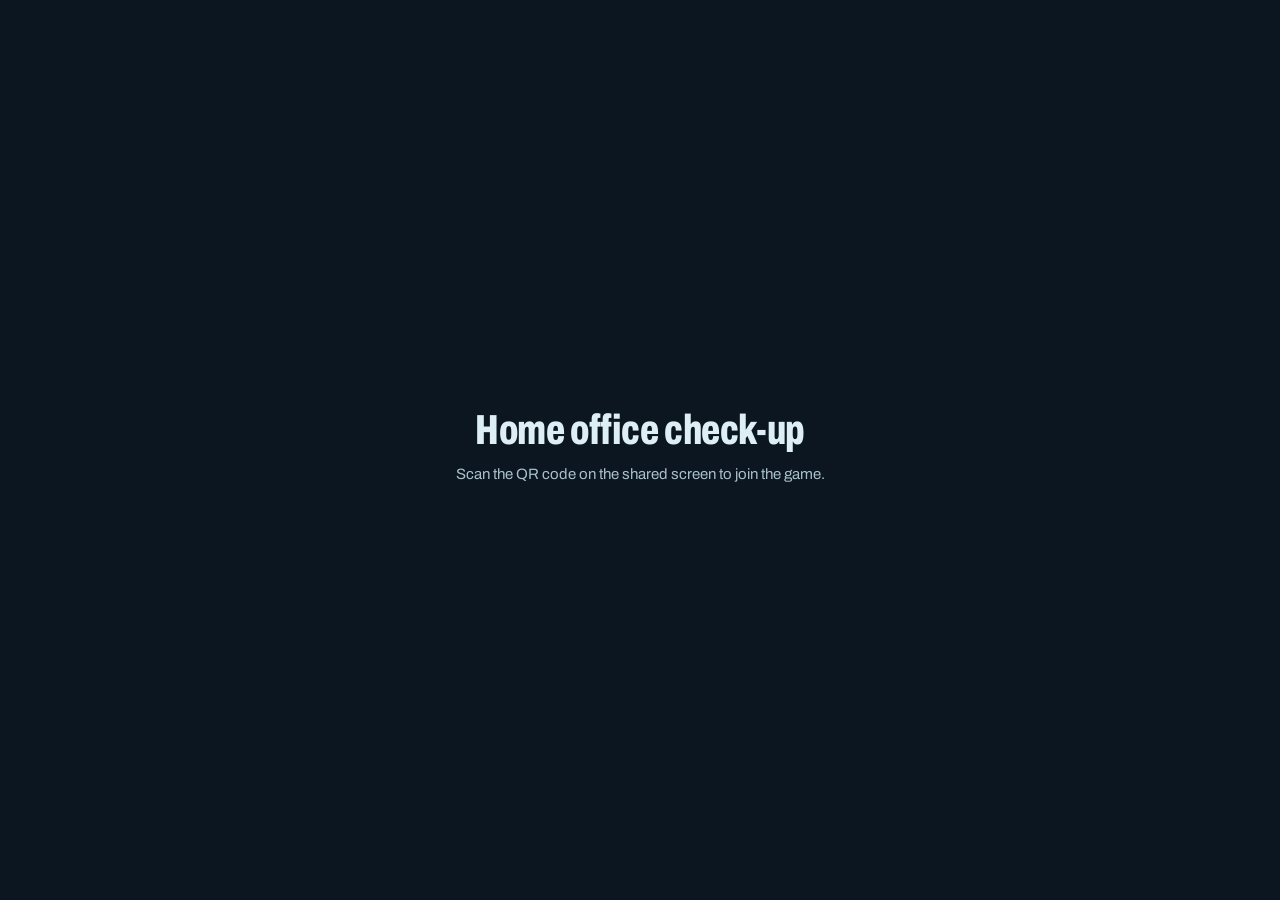
<file: index.html>
<!doctype html>
<html lang="en">
<head>
<meta charset="utf-8">
<meta name="viewport" content="width=device-width, initial-scale=1, viewport-fit=cover">
<meta name="theme-color" content="#0B1620">
<meta name="robots" content="noindex">
<title>Home Office Check-up</title>
<link rel="stylesheet" href="css/fonts.css">
<link rel="stylesheet" href="css/cards.css">
<link rel="stylesheet" href="css/phone.css">
</head>
<body>
<main id="app" class="app" aria-live="polite"></main>
<div id="sheet" class="sheet" hidden></div>
<noscript>This game needs JavaScript.</noscript>
<script type="module" src="js/phone/app.js"></script>
</body>
</html>
</file>
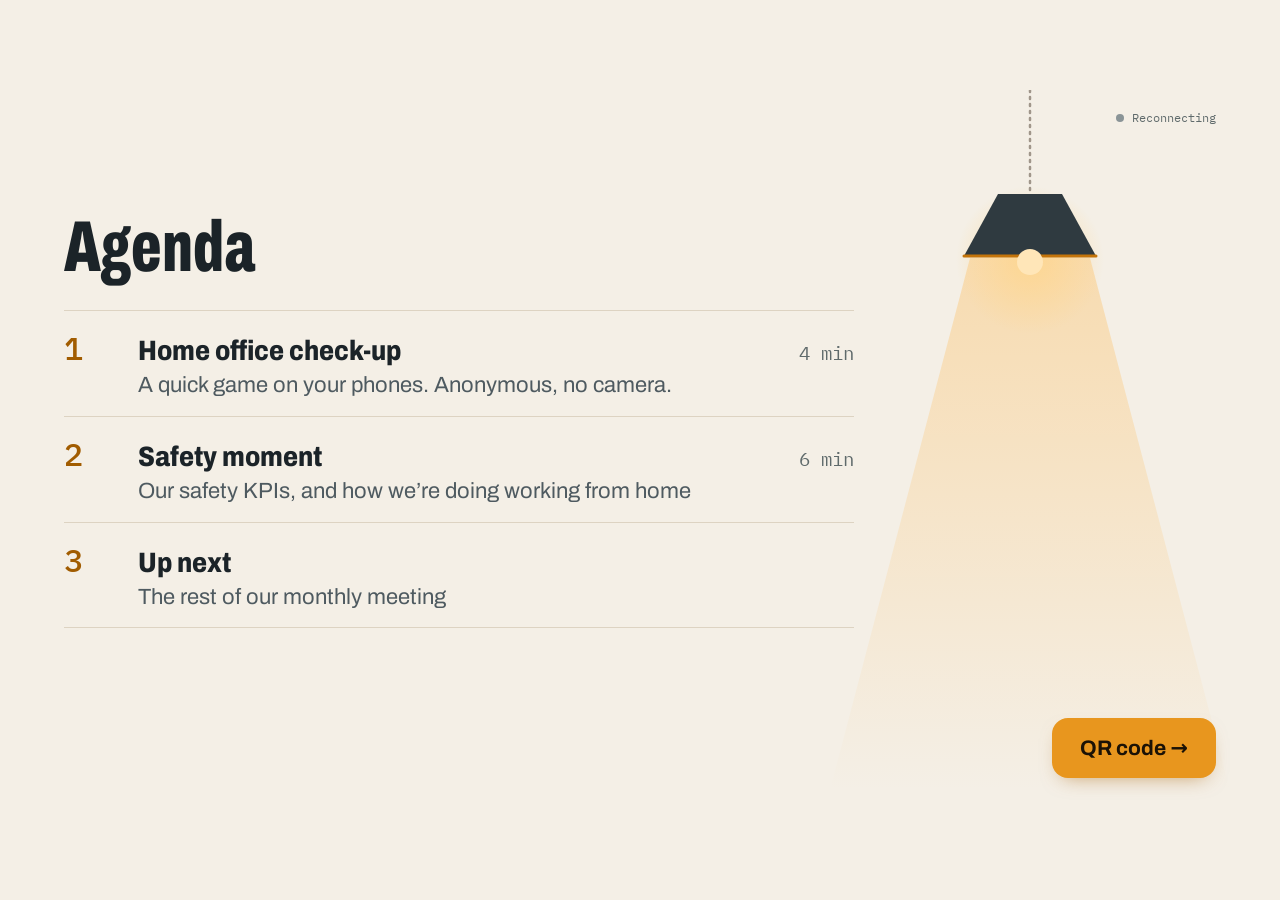
<file: host.html>
<!doctype html>
<html lang="en" class="present">
<head>
<meta charset="utf-8">
<meta name="viewport" content="width=device-width, initial-scale=1">
<meta name="robots" content="noindex">
<title>Home Office Check-up · presenter</title>
<link rel="stylesheet" href="css/fonts.css">
<link rel="stylesheet" href="css/cards.css">
<link rel="stylesheet" href="css/host.css">
</head>
<body>
<div id="viewport"><div id="stage" aria-live="polite"></div></div>
<aside id="tools" hidden aria-label="Presenter tools"></aside>
<div id="hint" role="status">Use the buttons on screen, or → next · ← back · I introduction · F full screen · N speaker notes · P presenter tools</div>
<noscript>The presenter view needs JavaScript.</noscript>
<script src="js/vendor/qrcode.js"></script>
<script type="module" src="js/host/app.js"></script>
</body>
</html>
</file>
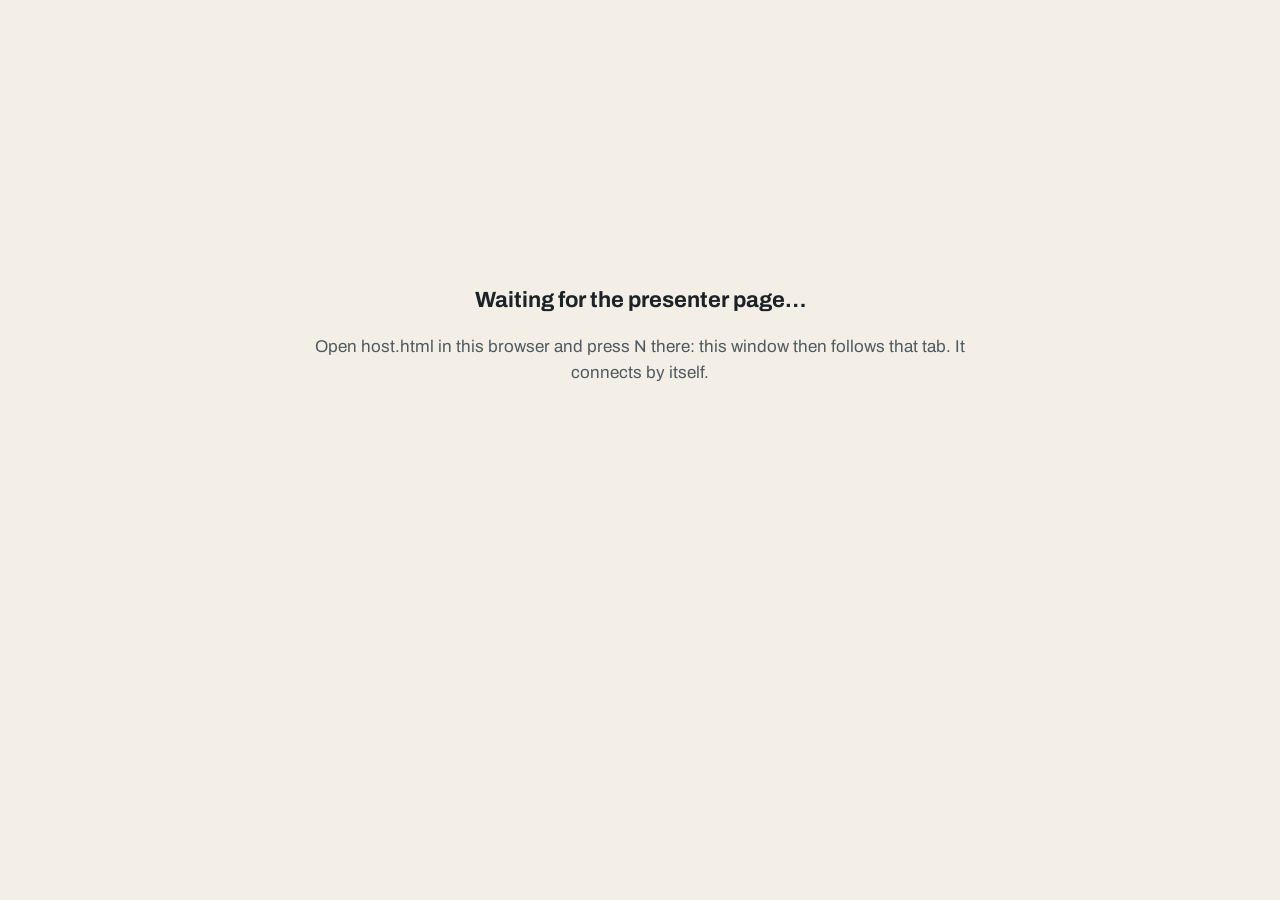
<file: notes.html>
<!doctype html>
<html lang="en">
<head>
<meta charset="utf-8">
<meta name="viewport" content="width=device-width, initial-scale=1">
<meta name="robots" content="noindex">
<title>Speaker notes · Home Office Check-up</title>
<link rel="stylesheet" href="css/fonts.css">
<link rel="stylesheet" href="css/notes.css">
</head>
<body>
<main id="notes" class="notes" aria-live="polite"></main>
<noscript>The speaker notes need JavaScript.</noscript>
<script type="module" src="js/notes/app.js"></script>
</body>
</html>
</file>
<file: css/fonts.css>
/* Self-hosted fonts (SIL Open Font License, see fonts/LICENSE-*.txt). No third-party font requests. */
@font-face {
  font-family: "Archivo";
  font-style: normal;
  font-display: swap;
  font-weight: 100 900;
  font-stretch: 62% 125%;
  src: url("../fonts/archivo-latin-wdth.woff2") format("woff2-variations"), url("../fonts/archivo-latin-wdth.woff2") format("woff2");
}
@font-face {
  font-family: "IBM Plex Mono";
  font-style: normal;
  font-display: swap;
  font-weight: 400;
  src: url("../fonts/ibm-plex-mono-latin-400-normal.woff2") format("woff2");
}
@font-face {
  font-family: "IBM Plex Mono";
  font-style: normal;
  font-display: swap;
  font-weight: 500;
  src: url("../fonts/ibm-plex-mono-latin-500-normal.woff2") format("woff2");
}
</file>
<file: css/cards.css>
/* Card bodies (js/phone/cards.js), shared by the phones and the presenter screen. Colours come from
   the CSS variables: theme.js sets them on phones; .mirror sets the daylight ones on the presenter. */
/* ---------- Option cards ---------- */
.grid2 { display: grid; grid-template-columns: repeat(2, minmax(0, 1fr)); gap: 10px; }
.tile, .pick, .route { border: 1.5px solid var(--line); background: var(--panel); border-radius: 16px; transition: border-color 0.15s, background-color 0.15s, box-shadow 0.15s; }
.tile[aria-pressed="true"], .pick[aria-pressed="true"], .route[aria-pressed="true"] { border-color: var(--accent); background: var(--panelOn); box-shadow: 0 0 0 3px var(--ring); }
.tile { display: flex; flex-direction: column; align-items: center; gap: 6px; min-width: 0; padding: 6px 6px 12px; text-align: center; }
.tile .pic { display: grid; place-items: center; align-self: stretch; height: 128px; border-radius: 11px; background: var(--panel2); }
.tile .pic svg { max-width: 100%; height: auto; }
.pick { display: flex; flex-direction: column; align-items: flex-start; justify-content: center; gap: 4px; min-height: 76px; padding: 10px 12px; text-align: left; }
.pick.short { min-height: 66px; padding: 8px 12px; }
.pick .t { font-size: 16px; line-height: 1.15; font-stretch: 82%; }
.routes { display: flex; flex-direction: column; gap: 10px; }
.route { display: flex; justify-content: space-between; align-items: center; gap: 10px; min-height: 72px; padding: 10px 14px; text-align: left; }
.route .txt { display: flex; flex-direction: column; gap: 3px; min-width: 0; }
.route .t { font-size: 18px; }
.route .icons { display: flex; align-items: center; gap: 4px; flex: none; }
.route .chev { color: var(--done); font-size: 12px; }

/* Stand-up ring */
.stand-top { display: flex; flex-direction: column; align-items: center; gap: 8px; padding-top: 2px; }
.stand-ring svg { display: block; }
.ring-fill { transition: stroke-dashoffset 0.45s ease; }
.elapsed { font-family: var(--mono); font-size: 13px; letter-spacing: 0.08em; color: var(--accentText); }

/* News phone */
.news-wrap { align-self: center; }
.news-phone { position: relative; width: 196px; height: 228px; border: 2.4px solid currentColor; border-radius: 28px; background: var(--panel); overflow: hidden; }
.news-phone .notch { position: absolute; top: 8px; left: 50%; width: 52px; height: 6px; margin-left: -26px; border-radius: 3px; background: var(--line); }
.news-phone .feed { position: absolute; top: 24px; left: 10px; right: 10px; display: flex; flex-direction: column; gap: 6px; }
.news-phone .alert { display: grid; grid-template-columns: 18px minmax(0, 1fr) auto; gap: 8px; align-items: center; padding: 7px 8px; border-radius: 10px; background: var(--panel2); animation: drop 0.3s ease-out both; }
.news-phone .alert:nth-child(2) { animation-delay: 0.06s; } .news-phone .alert:nth-child(3) { animation-delay: 0.12s; }
.news-phone .alert:nth-child(4) { animation-delay: 0.18s; } .news-phone .alert:nth-child(5) { animation-delay: 0.24s; }
.news-phone .alert > i { width: 18px; height: 18px; border-radius: 5px; background: var(--line); }
.news-phone .alert > span { display: flex; flex-direction: column; gap: 4px; }
.news-phone .alert b { display: block; height: 5px; border-radius: 3px; background: var(--muted); }
.news-phone .alert b + b { background: var(--line); }
.news-phone .alert small { font-family: var(--mono); font-size: 9px; color: var(--muted); }
.news-phone .quiet { display: flex; flex-direction: column; align-items: center; gap: 8px; padding-top: 44px; color: var(--muted); font-family: var(--mono); font-size: 11px; letter-spacing: 0.08em; }
.spin-wrap { display: flex; justify-content: center; padding: 2px 0; }
.spin { animation: spin 0.9s linear infinite; }
@keyframes spin { to { transform: rotate(360deg); } }
@keyframes drop { from { transform: translateY(-8px); opacity: 0; } to { transform: none; opacity: 1; } }

/* ---------- Posture dial ---------- */
.dial { position: relative; width: min(330px, 100%, 44dvh); aspect-ratio: 1; align-self: center; touch-action: none; cursor: grab; }
.dial .ring { position: absolute; inset: 0; width: 100%; height: 100%; }
.dial .fig { position: absolute; left: 22.1%; top: 15.2%; width: 55.8%; height: 69.7%; color: var(--ink); filter: drop-shadow(0 0 5px var(--glow)); pointer-events: none; }
.dial .fig svg { display: block; }
.pose-row { display: flex; justify-content: space-between; align-items: baseline; }
.pose-name { font-size: 30px; line-height: 1; font-weight: 800; font-stretch: 72%; }
.chips4 { display: grid; grid-template-columns: repeat(4, minmax(0, 1fr)); gap: 6px; }
.chips4 button { min-height: 44px; padding: 0 4px; border-radius: 10px; border: 1.5px solid var(--line); background: var(--panel); font-size: 13px; font-weight: 600; font-stretch: 85%; }
.chips4 button[aria-pressed="true"] { border-color: var(--accent); background: var(--tint); color: var(--tintInk); }

/* ---------- Daily steps: two rings (office outside, home inside) and two sliders ---------- */
.steps-card { display: flex; flex-direction: column; align-items: stretch; gap: 14px; }
.steps-rings { position: relative; display: grid; place-items: center; align-self: center; }
.steps-rings svg circle { transition: stroke-dashoffset 0.25s ease-out; }
.steps-mid { position: absolute; inset: 0; display: flex; flex-direction: column; align-items: center; justify-content: center; text-align: center; pointer-events: none; }
.steps-mid b { font-size: 24px; font-weight: 800; font-stretch: 85%; line-height: 1; }
.steps-mid small { margin-top: 3px; font-family: var(--mono); font-size: 11px; color: var(--muted); }
.steps-sliders { display: flex; flex-direction: column; gap: 10px; }
.steps-row { display: flex; flex-direction: column; gap: 2px; padding: 10px 14px 6px; border-radius: 16px; border: 1.5px solid var(--line); background: var(--panel); }
.steps-head { display: flex; justify-content: space-between; align-items: baseline; gap: 10px; }
.steps-lbl { display: inline-flex; align-items: center; gap: 8px; font-size: 16px; font-weight: 700; font-stretch: 85%; }
.steps-lbl i { width: 12px; height: 12px; border-radius: 50%; background: var(--c); }
.steps-val { display: inline; white-space: nowrap; font-family: var(--mono); color: var(--sub); }
.steps-val b { font-size: 20px; color: var(--ink); }
.steps-val small { font-size: 11px; }
.steps-row.office { --c: var(--done); }
.steps-row.home { --c: var(--accent); }
.steps-slider { -webkit-appearance: none; appearance: none; width: 100%; height: 40px; margin: 0; background: transparent; cursor: pointer; touch-action: pan-y; }
.steps-slider::-webkit-slider-runnable-track { height: 10px; border-radius: 99px; background: linear-gradient(to right, var(--c) var(--fill, 0%), var(--line) var(--fill, 0%)); }
.steps-slider::-moz-range-track { height: 10px; border-radius: 99px; background: linear-gradient(to right, var(--c) var(--fill, 0%), var(--line) var(--fill, 0%)); }
.steps-slider::-webkit-slider-thumb { -webkit-appearance: none; width: 30px; height: 30px; margin-top: -10px; border-radius: 50%; background: var(--c); border: 3px solid var(--panel); box-shadow: 0 1px 5px rgba(0, 0, 0, 0.3); }
.steps-slider::-moz-range-thumb { width: 26px; height: 26px; border-radius: 50%; background: var(--c); border: 3px solid var(--panel); box-shadow: 0 1px 5px rgba(0, 0, 0, 0.3); }
.steps-slider:focus-visible { outline: 3px solid var(--ring); outline-offset: 2px; border-radius: 99px; }

/* ---------- Coffee vs. water ---------- */
.fuel-col { display: flex; flex-direction: column; gap: 12px; min-width: 0; padding: 8px 8px 14px; border-radius: 16px; border: 1.5px solid var(--line); background: var(--panel); }
.fuel-col .t { font-size: 16px; text-align: center; }
.fuel-scene { position: relative; height: 210px; border-radius: 11px; overflow: hidden; }
.fuel-scene.coffee { background: radial-gradient(80% 60% at 50% 55%, var(--tint), var(--film2)); }
.fuel-scene.water { display: grid; place-items: center; background: radial-gradient(80% 60% at 50% 55%, var(--film1), var(--film2)); }
.cup { position: absolute; left: 50%; width: 64px; height: 34px; margin-left: -32px; filter: drop-shadow(0 0 4px rgba(255, 181, 71, 0.25)); }
.cup.new { animation: drop 0.25s ease-out both; }
.over { position: absolute; top: 10px; right: 10px; padding: 2px 8px; border-radius: 999px; background: var(--accent); color: var(--accentInk); font-family: var(--mono); font-size: 12px; font-weight: 500; }
.over.blue { background: #4FA8D6; color: #0B1620; }
.counter { display: flex; align-items: center; justify-content: space-between; gap: 6px; }
.step { width: 44px; height: 44px; border-radius: 50%; border: 1.5px solid var(--line); background: var(--panel2); font-size: 22px; line-height: 1; }
.step.up { border-color: var(--accent); background: var(--tint); color: var(--accentText); }
.step.up.blue { border-color: #4FA8D6; background: var(--panel2); color: var(--ink); }
.val { display: flex; flex-direction: column; align-items: center; line-height: 1; }
.val b { font-family: var(--mono); font-size: 32px; font-weight: 500; font-variant-numeric: tabular-nums; }
.val small { font-family: var(--mono); font-size: 10px; letter-spacing: 0.1em; text-transform: uppercase; color: var(--muted); }

/* ---------- Stop at 20 seconds (the stare) ---------- */
/* The rules: a fixed numbered list; only the marks change (colour, never weight, so no line rewraps) */
.stare-steps { list-style: none; counter-reset: step; margin: 0; padding: 0; display: flex; flex-direction: column; gap: 5px; font-size: 14px; line-height: 1.3; color: var(--muted); }
.stare-steps li { text-wrap: pretty; counter-increment: step; display: grid; grid-template-columns: 24px minmax(0, 1fr); gap: 8px; align-items: start; transition: color 0.2s; }
.stare-steps li::before { content: counter(step); display: grid; place-items: center; width: 22px; height: 22px; border-radius: 50%; border: 1.5px solid var(--line); font-family: var(--mono); font-size: 12px; transition: background 0.2s, border-color 0.2s, color 0.2s; }
.stare-steps li.now { color: var(--ink); }
.stare-steps li.now::before { border-color: var(--accent); background: var(--accent); color: var(--accentInk); }
.stare-steps li.past::before { border-color: var(--accent); color: var(--accentText); }
.target { position: relative; width: min(300px, 100%, 42dvh); aspect-ratio: 1; align-self: center; }
.target svg { position: absolute; inset: 0; width: 100%; height: 100%; }
.target .prog { transition: stroke-dashoffset 0.12s linear; }
.target .pulse.on { transform-origin: 150px 150px; animation: pulse 1.6s ease-out infinite; }
@keyframes pulse { from { transform: scale(1); opacity: 0.8; } to { transform: scale(3.4); opacity: 0; } }
.readout { position: absolute; left: 0; right: 0; bottom: 15%; display: flex; flex-direction: column; align-items: center; gap: 2px; pointer-events: none; }
.readout .big { font-family: var(--mono); font-size: 30px; font-weight: 500; font-variant-numeric: tabular-nums; }
.act { min-height: 52px; border-radius: 14px; border: 1.5px solid var(--accent); background: var(--tint); color: var(--tintInk); font-size: 16px; font-weight: 700; }
.act.quiet { border-color: var(--line); background: var(--panel2); color: var(--muted); cursor: default; }
.act.stop { border-color: var(--accent); background: var(--accent); color: var(--accentInk); }

/* ---------- 0 to 10 verdict ---------- */
.gauge { position: relative; width: min(350px, 100%); aspect-ratio: 350 / 212; align-self: center; margin-top: 10px; }
.gauge svg { position: absolute; inset: 0; width: 100%; height: 100%; }
.gauge button { position: absolute; width: 40px; height: 40px; padding: 0; transform: translate(-50%, -50%); border-radius: 50%; border: 1.5px solid var(--line); background: var(--panel2); font-family: var(--mono); font-size: 14px; font-weight: 500; display: grid; place-items: center; }
.gauge button.in { border-color: var(--accent); background: var(--tint); }
.gauge button[aria-pressed="true"] { border-color: var(--accent); background: var(--accent); color: var(--accentInk); }
.verdict-read { display: flex; flex-direction: column; align-items: center; gap: 6px; text-align: center; }
.score { display: flex; align-items: baseline; gap: 4px; }
.score b { font-size: 64px; line-height: 0.9; font-weight: 800; font-stretch: 72%; color: var(--accentText); }
.score small { font-family: var(--mono); font-size: 14px; color: var(--muted); }
.verdict-read .note { font-size: 22px; line-height: 1.2; font-weight: 600; font-stretch: 85%; text-wrap: balance; min-height: 54px; }
</file>
<file: css/phone.css>
/* Phone game, styled after the design canvas. Colours are set on :root by js/phone/theme.js
   from the room light the player picks. */
:root {
  --bg: #0B1620; --panel: #0F1E2A; --panel2: #12222E; --panelOn: #13232F; --line: #24394A; --done: #5B7584;
  --ink: #DDEFF5; --sub: #A9C0C9; --muted: #8FA9B4; --deco: #4E6B7A; --film1: #183247; --film2: #0C1922;
  --tint: #2A2619; --tintInk: #FFE2B3; --accent: #FFB547; --accentInk: #0B1620; --accentText: #FFB547;
  --glow: rgba(140, 220, 255, 0.35); --ring: rgba(255, 181, 71, 0.18);
  --display: "Archivo", system-ui, sans-serif;
  --mono: "IBM Plex Mono", ui-monospace, monospace;
  color-scheme: dark;
}
* { box-sizing: border-box; }
html, body { margin: 0; min-height: 100%; }
body { background: var(--bg); color: var(--ink); font-family: var(--display); -webkit-font-smoothing: antialiased; transition: background-color 0.2s linear; }
button { font: inherit; color: inherit; cursor: pointer; -webkit-tap-highlight-color: transparent; }
button:focus-visible, [tabindex]:focus-visible { outline: 2px solid var(--accent); outline-offset: 3px; }
[hidden] { display: none !important; }

.app { max-width: 430px; min-height: 100dvh; margin: 0 auto; padding: 22px 20px 26px; display: flex; flex-direction: column; gap: 18px; }

/* ---------- Shared pieces ---------- */
.mono-cap { font-family: var(--mono); font-size: 11px; letter-spacing: 0.12em; text-transform: uppercase; color: var(--muted); }
.mono-cap.acc { color: var(--accentText); }
.topbar { display: flex; justify-content: space-between; align-items: center; gap: 12px; }
.chip { display: inline-flex; align-items: center; gap: 6px; padding: 4px 10px; border-radius: 999px; background: var(--panel2); font-size: 13px; font-weight: 600; white-space: nowrap; }
.chip i { width: 7px; height: 7px; border-radius: 50%; background: var(--accent); }
.chip.big { padding: 6px 12px; background: var(--tint); color: var(--tintInk); font-size: 15px; font-weight: 700; font-stretch: 88%; }
.progress { display: flex; flex-direction: column; gap: 10px; }
.segs { display: grid; grid-auto-flow: column; grid-auto-columns: minmax(0, 1fr); gap: 4px; }   /* one segment per card, however many */
.segs i { height: 4px; border-radius: 2px; background: var(--line); }
.segs i.done { background: var(--done); }
.segs i.now { background: var(--accent); }
.head { display: flex; flex-direction: column; gap: 8px; }
h1 { margin: 0; font-size: 42px; line-height: 0.96; font-weight: 800; font-stretch: 70%; letter-spacing: -0.01em; text-wrap: balance; }
.sub { margin: 0; font-size: 15px; line-height: 1.45; color: var(--sub); }
.body { display: flex; flex-direction: column; gap: 14px; padding-top: 4px; }
/* One-screen cards (the stare): the page is exactly the screen, the target takes what's left, the button sits at the bottom */
.app.fit { height: 100dvh; min-height: 0; padding-bottom: 16px; }
.app.fit .body { flex: 1 1 0; min-height: 0; }
.app.fit .target { flex: 1 1 0; min-height: 150px; max-height: 300px; width: auto; max-width: 100%; aspect-ratio: 1; }
.app.fit .act { min-height: 56px; font-size: 17px; }
.btn { display: flex; align-items: center; justify-content: center; width: 100%; min-height: 56px; border-radius: 14px; border: 0; background: var(--accent); color: var(--accentInk); font-size: 17px; font-weight: 700; }
.link { align-self: center; background: none; border: 0; min-height: 44px; padding: 0 8px; color: var(--accentText); font-size: 15px; font-weight: 600; }
.fine { margin: 0; font-size: 13px; line-height: 1.5; color: var(--muted); }
.mono-fine { font-family: var(--mono); font-size: 11px; }
.center-msg { flex: 1; display: flex; flex-direction: column; justify-content: center; gap: 14px; text-align: center; }
.t { font-size: 17px; font-weight: 700; font-stretch: 80%; }
.n { font-family: var(--mono); font-size: 10.5px; color: var(--muted); }

/* Answer status, under every card */
.sent-line { position: sticky; bottom: 12px; z-index: 3; margin-top: auto; display: flex; align-items: center; justify-content: center; gap: 8px; min-height: 52px; padding: 10px 14px; border-radius: 14px; border: 1.5px dashed var(--line); background: var(--bg); color: var(--muted); font-size: 14px; line-height: 1.35; text-align: center; box-shadow: 0 -10px 18px var(--bg); }
.sent-line.ok { border: 1.5px solid var(--accent); background: var(--tint); color: var(--tintInk); }
/* Cards you drag or count: the line becomes a Done button until the answer is sent */
.sent-line.has-btn { padding: 0; border: 0; background: none; }
.sent-line.has-btn .btn { min-height: 52px; }
.sent-line.has-btn .btn.soft { background: var(--tint); color: var(--tintInk); border: 1.5px solid var(--accent); }
.sent-line svg { flex: none; color: var(--accentText); }

/* ---------- Landing ---------- */
.lamp-box { position: relative; width: min(350px, 100%); aspect-ratio: 350 / 300; touch-action: none; }
.lamp-art svg { position: absolute; inset: 0; width: 100%; height: 100%; overflow: visible; }
.cord { position: absolute; left: 49%; top: 28.7%; width: 20%; height: 56.7%; touch-action: none; cursor: ns-resize; border-radius: 12px; }
.title-big { position: absolute; left: 0; bottom: 2px; margin: 0; font-size: 64px; line-height: 0.86; font-weight: 800; font-stretch: 64%; letter-spacing: -0.005em; text-transform: uppercase; pointer-events: none; }
.lede { margin: 0; font-size: 16px; line-height: 1.45; }
.level { display: flex; flex-direction: column; gap: 4px; padding: 12px 14px; border-radius: 14px; border: 1.5px solid var(--line); background: var(--panel); }
.level div { display: flex; justify-content: space-between; align-items: baseline; }
.level b { font-size: 24px; line-height: 1; font-weight: 800; font-stretch: 72%; }
.level div span { font-family: var(--mono); font-size: 11px; color: var(--muted); }
.level > span { font-size: 13.5px; line-height: 1.4; color: var(--sub); }
.playing { display: flex; align-items: center; gap: 8px; }
.sq { display: grid; place-items: center; width: 44px; height: 44px; border-radius: 12px; border: 1.5px solid var(--line); background: var(--panel); color: var(--accentText); }
.sq:first-of-type { margin-left: auto; }
.sq.wide { width: auto; padding: 0 12px; color: var(--ink); font-size: 14px; font-weight: 600; }
.names { display: grid; grid-template-columns: repeat(3, minmax(0, 1fr)); gap: 6px; max-height: 300px; overflow-y: auto; padding: 2px; border-radius: 12px; }
.names button[disabled] { opacity: 0.35; text-decoration: line-through; cursor: default; }
.names button { min-height: 44px; padding: 0 6px; border-radius: 10px; border: 1.5px solid var(--line); background: var(--panel); font-size: 13.5px; font-weight: 600; font-stretch: 88%; }
.names button[aria-pressed="true"] { border-color: var(--accent); background: var(--tint); color: var(--tintInk); }
.how { display: flex; flex-direction: column; gap: 12px; padding-top: 22px; border-top: 1px dashed var(--line); }
.steps { display: grid; grid-template-columns: 34px minmax(0, 1fr); gap: 12px; align-items: start; }
.steps .num { display: grid; place-items: center; width: 34px; height: 34px; border-radius: 10px; background: var(--tint); color: var(--tintInk); font-family: var(--mono); font-size: 13px; font-weight: 500; }
.steps > span:not(.num) { display: flex; flex-direction: column; gap: 2px; }
.steps b { font-size: 17px; font-weight: 700; font-stretch: 85%; }
.steps small { font-size: 14px; color: var(--sub); }
.yours { display: grid; grid-template-columns: minmax(0, 1fr) 118px; gap: 14px; align-items: center; }
.yours > div:first-child { display: flex; flex-direction: column; gap: 10px; }
.locks { display: grid; grid-template-columns: 16px minmax(0, 1fr); gap: 8px; font-size: 14px; line-height: 1.4; color: var(--sub); }
.locks svg { margin-top: 2px; color: var(--accentText); }
.mini-slip { display: flex; flex-direction: column; gap: 6px; padding: 12px 10px; border-radius: 10px; background: #EEF4F5; color: #0F1C24; transform: rotate(-4deg); box-shadow: 0 14px 24px -16px rgba(0, 0, 0, 0.7); }
.mini-slip .h { font-family: var(--mono); font-size: 8px; letter-spacing: 0.12em; text-transform: uppercase; }
.mini-slip .dash { border-top: 1px dashed #B9C9CF; }
.mini-slip .k { font-family: var(--mono); font-size: 7px; letter-spacing: 0.1em; text-transform: uppercase; color: #4C6470; }
.mini-slip .bar { height: 12px; width: 88%; border-radius: 3px; background: #0F1C24; }
.segs5 { display: grid; grid-template-columns: repeat(5, minmax(0, 1fr)); gap: 2px; }
.segs5 i { height: 6px; border-radius: 2px; background: #D3DEE2; }
.segs5 i.r { background: #C2412D; }
.segs5 i.g { background: #1E8A5A; }

/* ---------- Lobby ---------- */
.lobby { flex: 1; display: flex; flex-direction: column; align-items: center; justify-content: center; gap: 14px; text-align: center; }
.lobby-lamp { width: 220px; aspect-ratio: 350 / 300; }
.lobby-lamp svg { width: 100%; height: 100%; overflow: visible; }
.lobby h1 { font-size: 56px; }
.waiting { display: flex; align-items: center; gap: 10px; padding: 12px 18px; border-radius: 999px; background: var(--tint); color: var(--tintInk); font-size: 16px; font-weight: 600; }
.dots { display: inline-flex; gap: 4px; }
.dots i { width: 7px; height: 7px; border-radius: 50%; background: var(--accent); animation: blink 1.2s infinite ease-in-out; }
.dots i:nth-child(2) { animation-delay: 0.2s; }
.dots i:nth-child(3) { animation-delay: 0.4s; }
@keyframes blink { 0%, 80%, 100% { opacity: 0.25; } 40% { opacity: 1; } }

/* ---------- Report slip (paper, whatever the room light) ---------- */
.slip { position: relative; display: flex; flex-direction: column; gap: 14px; padding: 18px 18px 20px; border-radius: 14px; border: 1px solid var(--line); background: #EEF4F5; color: #0F1C24; box-shadow: 0 24px 40px -24px rgba(0, 0, 0, 0.8); }
.slip small { display: block; font-family: var(--mono); font-size: 10px; letter-spacing: 0.12em; text-transform: uppercase; color: #4C6470; }
.slip .m { font-family: var(--mono); font-size: 12px; color: #4C6470; }
.slip-head { display: flex; justify-content: space-between; align-items: baseline; font-family: var(--mono); font-size: 11px; font-weight: 500; letter-spacing: 0.12em; text-transform: uppercase; }
.slip-head .m { font-size: 11px; font-weight: 400; }
.slip-meta { display: grid; grid-template-columns: repeat(3, minmax(0, 1fr)); gap: 10px; }
.slip-meta b { display: block; font-size: 16px; font-weight: 700; font-stretch: 85%; }
.slip .dash { border-top: 1.5px dashed #B9C9CF; }
.finding > span { display: flex; align-items: baseline; gap: 8px; flex-wrap: wrap; }
.finding b { font-size: 34px; line-height: 1; font-weight: 800; font-stretch: 70%; }
.areas { display: flex; flex-direction: column; gap: 9px; }
.areas-head { display: flex; justify-content: space-between; font-family: var(--mono); font-size: 10px; letter-spacing: 0.12em; text-transform: uppercase; color: #4C6470; }
.area { display: grid; grid-template-columns: 70px 108px minmax(0, 1fr); gap: 10px; align-items: center; }
.area b { font-size: 15px; font-weight: 700; font-stretch: 85%; }
.area .segs5 { gap: 3px; }
.area .segs5 i { height: 10px; border-radius: 3px; }
.area .w { font-size: 13px; line-height: 1.2; font-weight: 600; text-align: right; }
.rx { display: grid; grid-template-columns: 18px minmax(0, 1fr); gap: 8px; align-items: start; font-size: 14.5px; line-height: 1.35; }
.rx small { grid-column: 1 / -1; }
.rx .box { width: 12px; height: 12px; margin-top: 3px; border: 2px solid #0F1C24; border-radius: 3px; }
.facts { display: flex; flex-direction: column; gap: 4px; font-family: var(--mono); font-size: 11px; color: #4C6470; }
.stamp { align-self: flex-end; margin: -6px 2px 0 0; padding: 5px 9px; border: 2px solid #C2412D; border-radius: 6px; color: #C2412D; font-family: var(--mono); font-size: 10.5px; font-weight: 500; letter-spacing: 0.1em; text-transform: uppercase; transform: rotate(-8deg); opacity: 0.85; pointer-events: none; }
.waiting-box { padding: 16px; border-radius: 14px; background: var(--tint); color: var(--tintInk); font-size: 16px; line-height: 1.4; }

/* ---------- Talk companion overlay ---------- */
.sheet { position: fixed; inset: 0; z-index: 10; display: flex; align-items: flex-end; justify-content: center; background: rgba(0, 0, 0, 0.55); }
.sheet-in { width: 100%; max-width: 430px; padding: 26px 20px 30px; border-radius: 24px 24px 0 0; background: var(--bg); border-top: 1px solid var(--line); display: flex; flex-direction: column; gap: 16px; animation: up 0.25s ease-out; }
.sheet .q { margin: 0; font-size: 30px; line-height: 1.08; font-weight: 800; font-stretch: 80%; }
.sheet .two { display: grid; grid-template-columns: 1fr 1fr; gap: 10px; }
.sheet .two .btn.no { background: var(--panel); color: var(--ink); border: 1.5px solid var(--line); }
.habits { display: flex; flex-direction: column; gap: 10px; }
@keyframes up { from { transform: translateY(40px); opacity: 0.4; } to { transform: none; opacity: 1; } }

/* ---------- Motion: a new card slides in from the right, its options rise in turn ---------- */
.app.enter-card > * { animation: card-in 0.42s cubic-bezier(0.2, 0.7, 0.2, 1) both; }
.app.enter-card > :nth-child(2) { animation-delay: 0.03s; }
.app.enter-card > :nth-child(3) { animation-delay: 0.06s; }
.app.enter-card > :nth-child(4) { animation-delay: 0.09s; }
.app.enter-card .body :is(.tile, .route, .pick, .fuel-col, .chips4 button) { animation: rise 0.45s cubic-bezier(0.2, 0.7, 0.2, 1) both; animation-delay: 0.16s; }
.app.enter-card .body :is(.tile, .route, .pick, .fuel-col, .chips4 button):nth-child(2) { animation-delay: 0.22s; }
.app.enter-card .body :is(.tile, .route, .pick, .fuel-col, .chips4 button):nth-child(3) { animation-delay: 0.28s; }
.app.enter-card .body :is(.tile, .route, .pick, .fuel-col, .chips4 button):nth-child(4) { animation-delay: 0.34s; }
.app.enter > * { animation: rise 0.5s cubic-bezier(0.2, 0.7, 0.2, 1) both; }
.app.enter > :nth-child(2) { animation-delay: 0.06s; }
.app.enter > :nth-child(3) { animation-delay: 0.12s; }
.app.enter > :nth-child(n+4) { animation-delay: 0.18s; }
.sent-line.ok { animation: pop-in 0.35s cubic-bezier(0.3, 1.4, 0.5, 1); }
.slip { transform-origin: 50% 0; }
.app.enter .slip { animation: slip-in 0.6s 0.1s cubic-bezier(0.2, 0.7, 0.2, 1) both; }
@keyframes card-in { from { opacity: 0; transform: translateX(28px); } to { opacity: 1; transform: none; } }
@keyframes rise { from { opacity: 0; transform: translateY(14px); } to { opacity: 1; transform: none; } }
@keyframes pop-in { from { transform: scale(0.94); } to { transform: none; } }
@keyframes slip-in { from { opacity: 0; transform: translateY(-16px) rotate(-1.5deg); } to { opacity: 1; transform: none; } }

@media (max-width: 360px) {
  .app { padding: 18px 14px 22px; }
  h1 { font-size: 36px; }
  .title-big { font-size: 54px; }
  .area { grid-template-columns: 62px 84px minmax(0, 1fr); }
}
@media (prefers-reduced-motion: reduce) { * { animation: none !important; transition: none !important; } }
</file>
<file: css/host.css>
/* Presenter view: every screen is a 1280 x 720 stage scaled to fit the window.
   Daylight palette: the slides practise what the talk preaches. */
:root {
  --bg: #F4EFE6; --panel: #FFFFFF; --panel2: #FBF8F2; --line: #DDD3C2; --line2: #E9E2D5;
  --ink: #1B2328; --sub: #4E5A60; --muted: #5F6A6B; --deco: #A0968A;
  --accent: #C4740A;       /* fills and marks: 3.2:1 on the page */
  --accent-text: #A15C00;  /* text: 4.7:1 on the page */
  --tint: #FCEBCB; --tint-ink: #6B4200; --water: #2A78D6; --grey: #8A9497; --good: #1E7F55;
  --display: "Archivo", system-ui, sans-serif;
  /* One type scale for the 1280 × 720 stage. Teams often shows the shared window at half size or
     less, so nothing the room needs to read goes below --t-tick. */
  --t-hero: 96px;    /* the one big number on a slide */
  --t-title: 72px;   /* every slide and card title */
  --t-head: 28px;    /* panel headings, confessions */
  --t-num: 32px;     /* numbers inside panels */
  --t-body: 22px;    /* sentences */
  --t-label: 19px;   /* labels, legends, short notes */
  --t-tick: 16px;    /* chart ticks, sources, mono captions: the floor */
  --mono: "IBM Plex Mono", ui-monospace, monospace;
  color-scheme: light;
}
* { box-sizing: border-box; }
html, body { margin: 0; height: 100%; overflow: hidden; background: var(--bg); color: var(--ink); font-family: var(--display); -webkit-font-smoothing: antialiased; }
button { font: inherit; color: inherit; cursor: pointer; }
button:focus-visible { outline: 3px solid var(--accent); outline-offset: 3px; }
[hidden] { display: none !important; }

#viewport { position: fixed; inset: 0; display: grid; place-items: center; }
#stage { width: 1280px; height: 720px; position: relative; transform-origin: 50% 50%; flex: none; background: var(--bg); }
/* Text on every screen can be selected. Where the presenter drags (the lamp cord, the playable card,
   the buttons), selection is off, so a drag never selects text or scrolls the screen; the cord also
   captures the pointer, so a pull that wanders over the text doesn't select it either. */
.play, .controls, .cord-hit, .pull-lamp { user-select: none; -webkit-user-select: none; }

/* ---------- Shared slide frame ---------- */
.slide { position: absolute; inset: 0; padding: 44px 64px 58px; display: flex; flex-direction: column; gap: 20px; background: var(--bg); overflow: hidden; text-wrap: pretty; }
.s-body { position: relative; flex: 1; min-height: 0; display: flex; flex-direction: column; gap: 20px; }
.s-num { position: absolute; right: 64px; bottom: 22px; font-family: var(--mono); font-size: 14px; color: var(--muted); }
.h { margin: 0; font-size: var(--t-title); line-height: 0.92; font-weight: 800; font-stretch: 64%; text-wrap: balance; }
.panel { background: var(--panel); border: 1px solid var(--line2); border-radius: 18px; padding: 20px 22px; }
.chart-label { font-size: var(--t-label); font-weight: 700; }
.src { font-size: var(--t-tick); color: var(--muted); }
.wait { font-size: var(--t-label); color: var(--muted); }

.callout { display: flex; align-items: center; gap: 14px; padding: 14px 18px; border-radius: 14px; background: var(--panel); border: 1px solid var(--line); border-left: 5px solid var(--accent); }
.callout svg { flex: none; }
.callout .row { display: flex; align-items: baseline; gap: 12px; }
.callout .big { font-family: var(--mono); font-size: var(--t-num); font-weight: 500; line-height: 1; color: var(--accent-text); white-space: nowrap; }
.callout .txt { font-size: var(--t-body); line-height: 1.3; }
.callout.stack .row { flex-direction: column; align-items: flex-start; gap: 4px; }
.callout.stack .big { font-size: 30px; }
.callout.stack .txt { font-size: var(--t-label); }
.callout.big-c { padding: 18px 22px; }
.callout.big-c .big { font-size: 46px; }
.callout.big-c .txt { font-size: 24px; }

/* Confessions are asides: one quiet line, smaller than the evidence and far smaller than the habit */
.confess { display: flex; flex-wrap: wrap; align-items: center; column-gap: 12px; row-gap: 4px; padding: 10px 16px; border-radius: 12px; border: 1px dashed var(--line); color: var(--sub); }
.confess svg { flex: none; width: 16px; height: 16px; }
.confess .q { flex: 1 1 auto; min-width: 0; font-size: var(--t-label); line-height: 1.25; font-style: italic; }
.confess .res { font-size: 17px; white-space: nowrap; }
.confess .res b { font-family: var(--mono); font-size: 19px; font-weight: 500; color: var(--accent-text); }

.fix { padding: 16px 24px; border-radius: 16px; background: var(--tint); border: 1.5px solid var(--accent); font-size: 26px; line-height: 1.2; font-weight: 700; font-stretch: 85%; }
.track { display: block; height: 14px; border-radius: 4px; background: var(--line2); overflow: hidden; }
.track i { display: block; height: 100%; border-radius: 4px; transition: width 0.5s ease; }

/* ---------- Join and live screens ---------- */
.qr-card { display: flex; flex-direction: column; align-items: center; gap: 14px; padding: 26px; border-radius: 22px; background: var(--panel); border: 1px solid var(--line); box-shadow: 0 12px 30px rgba(27, 35, 40, 0.08); }
.qr-card svg { display: block; }
.names-row { display: flex; flex-wrap: wrap; align-content: flex-start; gap: calc(var(--chip, 17px) * 0.45); height: 190px; overflow: hidden; }
.name-chip { padding: 0.4em 0.8em; border-radius: 999px; border: 1px solid var(--line); background: var(--panel); font-size: var(--chip, 17px); line-height: 1.2; white-space: nowrap; }
.name-chip.new { border-color: var(--accent); background: var(--tint); }
.status { position: absolute; right: 64px; top: 20px; display: flex; align-items: center; gap: 8px; font-family: var(--mono); font-size: 12px; color: var(--muted); }
.status i { width: 8px; height: 8px; border-radius: 50%; background: var(--grey); }
.status[data-s="live"] i { background: var(--good); }
.status[data-s="offline"] i { background: #C0392B; }
.window { position: relative; display: block; height: 70px; border-radius: 4px; border: 3px solid #B9AE9C; }
.window::before, .window::after { content: ""; position: absolute; background: #B9AE9C; }
.window::before { left: 50%; top: 0; bottom: 0; width: 3px; margin-left: -1.5px; }
.window::after { top: 50%; left: 0; right: 0; height: 3px; margin-top: -1.5px; }
.feed-item { display: flex; flex-direction: column; gap: 3px; padding: 10px 14px; border-radius: 12px; background: var(--panel); border: 1px solid var(--line2); }
.feed-item:first-child { border-color: var(--accent); background: var(--tint); }

/* ---------- Game screens (join, one per card, wrap-up) ---------- */
.slide.game { padding-bottom: 122px; }
.mono-cap { font-family: var(--mono); font-size: 15px; letter-spacing: 0.12em; text-transform: uppercase; color: var(--muted); }
.q-top { display: flex; align-items: center; gap: 20px; }
.q-segs { display: grid; grid-auto-flow: column; grid-auto-columns: 30px; gap: 5px; }   /* one segment per card, however many */
.q-segs i { height: 6px; border-radius: 3px; background: var(--line); }
.q-segs i.done { background: #A89D8B; }
.q-segs i.now { background: var(--accent); }
.q-grid { flex: 1; min-height: 0; display: grid; grid-template-columns: minmax(0, 1fr) 250px; gap: 40px; }
.q-main { display: flex; flex-direction: column; gap: 10px; min-width: 0; }
.q-sub { margin: 0; font-size: var(--t-body); line-height: 1.35; color: var(--sub); }
.q-visual { flex: 1; min-height: 0; display: flex; flex-direction: column; justify-content: center; padding-top: 8px; }
.q-side { display: flex; flex-direction: column; align-items: center; gap: 12px; padding: 22px 18px; border-radius: 22px; background: var(--panel); border: 1px solid var(--line2); align-self: start; }
.q-count { position: relative; width: 170px; height: 170px; }
.q-count svg { display: block; }
.q-num { position: absolute; inset: 0; display: flex; flex-direction: column; align-items: center; justify-content: center; line-height: 1; }
.q-num b { font-family: var(--mono); font-size: 54px; font-weight: 500; color: var(--accent-text); }
.q-count.all .q-num b { color: var(--good); }
.q-num small { font-size: 18px; color: var(--sub); margin-top: 4px; }
.q-label { font-size: 18px; color: var(--sub); text-align: center; }
.rooms { display: grid; grid-template-columns: repeat(7, 24px); gap: 7px; justify-content: center; padding-top: 6px; }
.room { display: block; width: 24px; height: 20px; border-radius: 3px; border: 2px solid #B9AE9C; opacity: 0.45; transition: opacity 0.3s, border-color 0.3s; }
.room.in { opacity: 1; border-color: var(--accent); }
.q-wait { align-self: flex-start; margin-bottom: 14px; padding: 10px 16px; border-radius: 12px; background: var(--tint); border: 1.5px solid var(--accent); color: var(--tint-ink); font-size: 19px; font-weight: 600; }
.q-moment { display: flex; align-items: baseline; gap: 14px; min-height: 28px; font-size: 20px; }
.q-moment > span:last-child { animation: fadein 0.5s ease-out; }
@keyframes fadein { from { opacity: 0; transform: translateY(4px); } to { opacity: 1; transform: none; } }

/* The control bar: built once per screen, so live updates never eat a click */
.controls { position: absolute; left: 64px; right: 64px; bottom: 32px; z-index: 5; display: flex; align-items: center; gap: 16px; }
.ctl-note { flex: 1; font-size: 17px; color: var(--muted); }
.ctl { min-height: 60px; padding: 0 28px; border-radius: 16px; border: 0; font-size: 21px; font-weight: 700; white-space: nowrap; }
.ctl.primary { background: #E8961E; color: #1B1206; box-shadow: 0 8px 20px -10px rgba(161, 92, 0, 0.6); }
.ctl.primary:hover { background: #F0A43A; }
.ctl.primary.ready { animation: nudge 1.6s ease-in-out infinite; }
@keyframes nudge { 0%, 100% { box-shadow: 0 0 0 0 rgba(232, 150, 30, 0.55); } 50% { box-shadow: 0 0 0 12px rgba(232, 150, 30, 0); } }
.ctl.ghost { background: var(--panel); border: 1.5px solid var(--line); color: var(--sub); font-weight: 600; }
.ctl.ghost:hover { border-color: var(--accent); color: var(--ink); }
.controls.quiet { right: auto; bottom: 12px; gap: 8px; opacity: 0.35; transition: opacity 0.2s; }
.controls.quiet:hover, .controls.quiet:focus-within { opacity: 1; }
.ctl.round { width: 40px; height: 40px; min-height: 0; padding: 0; border-radius: 50%; border: 1px solid var(--line); background: var(--panel); color: var(--sub); font-size: 24px; font-weight: 500; line-height: 1; }
.ctl[disabled] { opacity: 0.4; cursor: default; }

/* ---------- Card previews on the shared screen (the phone's art, in daylight) ---------- */
.mirror {
  --panelOn: #FFF7E8; --done: #A89D8B; --film1: #FBF8F1; --film2: #E4DCCC; --glow: rgba(0, 0, 0, 0);
  --accentText: #A15C00; --tintInk: #6B4200; --accentInk: #1B1206; --ring: rgba(232, 150, 30, 0.22);
}
.mirror .t { font-size: var(--t-body); font-weight: 700; font-stretch: 82%; }
.mirror .n { font-family: var(--mono); font-size: 15px; color: var(--muted); }
.m-tiles { display: grid; grid-template-columns: repeat(4, minmax(0, 1fr)); gap: 16px; }
.m-tile { display: flex; flex-direction: column; align-items: center; gap: 8px; padding: 8px 8px 16px; border-radius: 18px; background: var(--panel); border: 1.5px solid var(--line); text-align: center; }
.m-tile .pic { display: grid; place-items: center; align-self: stretch; height: 158px; border-radius: 12px; background: var(--panel2); }
.m-tile .pic svg { width: 190px; height: 142px; }
.m-routes { display: grid; grid-template-columns: repeat(2, minmax(0, 1fr)); gap: 16px; }
.m-route { display: flex; justify-content: space-between; align-items: center; gap: 14px; min-height: 96px; padding: 14px 20px; border-radius: 18px; background: var(--panel); border: 1.5px solid var(--line); }
.m-route .txt { display: flex; flex-direction: column; gap: 4px; }
.m-route .icons { display: flex; align-items: center; gap: 6px; transform: scale(1.3); transform-origin: 100% 50%; }
.m-route .chev { color: var(--done); font-size: 14px; }
.m-split { display: grid; grid-template-columns: 240px minmax(0, 1fr); gap: 30px; align-items: center; }
.m-ring, .m-news { display: grid; place-items: center; }
.m-grid2 { display: grid; grid-template-columns: repeat(2, minmax(0, 1fr)); gap: 14px; }
.m-pick { display: flex; flex-direction: column; gap: 4px; min-height: 92px; justify-content: center; padding: 12px 18px; border-radius: 18px; background: var(--panel); border: 1.5px solid var(--line); }
.m-poses { display: grid; grid-template-columns: repeat(4, minmax(0, 1fr)); gap: 16px; }
.m-pose { display: flex; flex-direction: column; align-items: center; gap: 10px; }
.m-pose .xray { display: grid; place-items: center; width: 100%; height: 200px; border-radius: 16px; background: radial-gradient(70% 60% at 50% 45%, #1D3A55, #0B1822); color: #E4F1F6; }
.m-fuel { display: grid; grid-template-columns: 250px 250px minmax(0, 1fr); gap: 20px; align-items: center; }
.m-fuel-col { display: flex; flex-direction: column; gap: 10px; padding: 8px 8px 14px; border-radius: 18px; background: var(--panel); border: 1.5px solid var(--line); text-align: center; }
.m-note { margin: 0; font-size: 22px; line-height: 1.35; color: var(--sub); }
.m-stare { display: flex; align-items: center; gap: 44px; }
.m-stare svg { flex: none; }
.pulse-host { transform-origin: 150px 150px; animation: pulse 1.6s ease-out infinite; }
.m-steps { margin: 0; padding-left: 28px; display: flex; flex-direction: column; gap: 14px; font-size: 26px; line-height: 1.25; font-weight: 600; font-stretch: 88%; }
.m-steps li::marker { font-family: var(--mono); color: var(--accent-text); }
.m-scale { display: grid; grid-template-columns: repeat(11, minmax(0, 1fr)); gap: 10px; }
.m-num { display: grid; place-items: center; height: 64px; border-radius: 50%; aspect-ratio: 1; margin: 0 auto; border: 1.5px solid var(--line); background: var(--panel); font-family: var(--mono); font-size: 22px; }
.m-scale-ends { display: flex; justify-content: space-between; padding-top: 14px; font-size: 22px; font-weight: 600; font-stretch: 88%; color: var(--sub); }
/* Results, once the presenter shows them: a bar and a count per answer, or the team average */
.m-res { display: grid; grid-template-columns: minmax(0, 1fr) 44px; gap: 10px; align-items: center; align-self: stretch; }
.m-bar { display: block; height: 12px; border-radius: 6px; background: var(--line2); overflow: hidden; }
.m-bar i { display: block; height: 100%; border-radius: 6px; background: #A89D8B; transition: width 0.5s ease; }
.m-res b { font-family: var(--mono); font-size: 28px; font-weight: 500; text-align: right; line-height: 1; }
.m-res.lead .m-bar i { background: var(--accent); }
.m-res.lead b { color: var(--accent-text); }
.m-tile.lead, .m-route.lead, .m-pick.lead, .m-pose.lead .xray { border-color: var(--accent); box-shadow: 0 0 0 3px rgba(196, 116, 10, 0.18); }
.m-tile .m-res { padding: 2px 10px 0; }
.m-tiles.shown .m-tile .pic { height: 124px; }
.m-tiles.shown .m-tile .pic svg { width: 160px; height: 120px; }
.m-route .m-res { width: 190px; flex: none; }
.m-pick .m-res { padding-top: 6px; }
.m-poses.shown { grid-template-columns: repeat(5, minmax(0, 1fr)); gap: 12px; }
.m-poses.shown .xray { height: 172px; }
.m-pose .m-res { width: 100%; }
.m-pose.avg .xray { background: radial-gradient(70% 60% at 50% 45%, #6B4200, #2A1A06); outline: 3px solid var(--accent); }
.m-pose.avg .t { color: var(--accent-text); }
.m-avg-n { font-size: var(--t-body); color: var(--sub); }
.m-avg-n b { font-family: var(--mono); font-size: 34px; font-weight: 500; color: var(--accent-text); margin-right: 6px; }
.m-big-avg { display: flex; flex-direction: column; gap: 8px; }
.m-big-avg b { font-family: var(--mono); font-size: var(--t-hero); font-weight: 500; line-height: 1; color: var(--accent-text); }
.m-big-avg span:not(.n) { font-size: 26px; font-weight: 600; font-stretch: 88%; }
.m-verdict { display: flex; flex-direction: column; gap: 10px; }
.m-avg-line { display: flex; align-items: baseline; gap: 12px; }
.m-avg-line b { font-family: var(--mono); font-size: 64px; font-weight: 500; line-height: 0.9; color: var(--accent-text); }
.m-avg-line small { font-size: 22px; color: var(--sub); }
/* The words for the rounded average, the same words a phone shows for that number */
.m-avg-note { margin-left: 14px; padding: 8px 16px; border-radius: 999px; background: var(--tint); color: var(--tint-ink); font-size: var(--t-head); font-weight: 700; font-stretch: 85%; line-height: 1.15; align-self: center; }
.m-hist { display: grid; grid-template-columns: repeat(11, minmax(0, 1fr)); gap: 10px; align-items: end; }
.m-hist .col { display: flex; flex-direction: column; align-items: center; gap: 4px; }
.m-hist .col small { font-family: var(--mono); font-size: 18px; color: var(--sub); min-height: 22px; }
.m-hist .col i { display: block; width: 62%; border-radius: 6px 6px 2px 2px; background: #A89D8B; transition: height 0.5s ease; }
.m-hist .col.lead i { background: var(--accent); }
/* Daily steps: the team's two averages as rings, office outside and home inside */
.m-steps { display: grid; grid-template-columns: 290px minmax(0, 1fr); gap: 44px; align-items: center; }
.m-steps .steps-mid b { font-size: var(--t-num); }
.m-steps .steps-mid small { font-size: var(--t-tick); }
.m-steps-read { display: flex; flex-direction: column; gap: 14px; }
.m-steps-row { display: grid; grid-template-columns: 18px minmax(0, 1fr) auto; align-items: center; gap: 14px; padding: 14px 20px; border-radius: 18px; background: var(--panel); border: 1.5px solid var(--line); font-size: var(--t-body); font-weight: 700; font-stretch: 85%; }
.m-steps-row i { width: 16px; height: 16px; border-radius: 50%; background: var(--c); }
.m-steps-row b { font-family: var(--mono); font-size: var(--t-num); font-weight: 500; }
.m-steps-row small { font-family: var(--mono); font-size: var(--t-tick); font-weight: 400; color: var(--muted); }
.m-steps-row.office { --c: var(--done); }
.m-steps-row.home { --c: var(--accent); border-color: var(--accent); }
.m-steps-sum { font-size: var(--t-head); font-weight: 700; font-stretch: 85%; color: var(--accent-text); }
#screen.reveal :is(.m-steps-row b, .m-steps-sum, .m-steps .steps-mid) { animation: pop 0.6s cubic-bezier(0.2, 0.8, 0.2, 1.2) both; }
.m-hist .col.lead small { color: var(--accent-text); font-weight: 600; }
.m-hist .m-num { height: 48px; font-size: 19px; }
/* ---------- The card itself, playable on the shared screen ----------
   Same renderers and base styles as the phones (cards.css), laid out for the 1280 × 720 stage. */
.play { min-height: 0; }
.play .t { font-size: var(--t-body); line-height: 1.15; }
.play .n { font-size: 15px; }
.play.k-tiles .grid2 { grid-template-columns: repeat(4, minmax(0, 1fr)); gap: 16px; }
.play .tile { gap: 8px; padding: 8px 8px 16px; border-radius: 18px; }
.play .tile .pic { height: 158px; border-radius: 12px; }
.play .tile .pic svg { width: 190px; height: 142px; }
.play .routes { display: grid; grid-template-columns: repeat(2, minmax(0, 1fr)); gap: 16px; }
.play .route { min-height: 96px; padding: 14px 20px; border-radius: 18px; }
.play .route .icons { transform: scale(1.3); transform-origin: 100% 50%; }
.play .route .chev { font-size: 14px; }
.play.k-stand, .play.k-news { display: grid; grid-template-columns: 240px minmax(0, 1fr); gap: 30px; align-items: center; }
.play.k-stand .grid2, .play.k-news .grid2 { gap: 14px; }
.play .stand-ring svg { width: 210px; height: 210px; }
.play .elapsed { font-size: 16px; }
.play .pick, .play .pick.short { min-height: 92px; padding: 12px 18px; border-radius: 18px; }
.play .news-wrap { display: grid; place-items: center; }
.play.k-dial { display: grid; grid-template-columns: 330px minmax(0, 1fr); grid-template-rows: 1fr auto; column-gap: 44px; row-gap: 18px; align-items: center; }
.play .dial { grid-row: 1 / span 2; width: 330px; }
.play .pose-row { flex-direction: column; align-items: flex-start; gap: 8px; align-self: end; }
.play .pose-name { font-size: 64px; }
.play .chips4 { grid-template-columns: repeat(2, minmax(0, 1fr)); gap: 10px; align-self: start; }
.play .chips4 button { min-height: 60px; border-radius: 14px; font-size: 20px; }
.play .grid2.fuel { grid-template-columns: repeat(2, 260px); gap: 20px; }
.play .fuel-col { border-radius: 18px; }
.play .fuel-col .t { font-size: 22px; }
.play .step { width: 56px; height: 56px; font-size: 28px; }
.play .val b { font-size: 40px; }
.play .val small { font-size: 14px; }
.play.k-stare { display: grid; grid-template-columns: 330px minmax(0, 1fr); grid-template-rows: 1fr auto; column-gap: 48px; row-gap: 22px; align-items: center; }
.play .target { grid-column: 1; grid-row: 1 / span 2; width: 330px; }
.play .stare-steps { grid-column: 2; grid-row: 1; align-self: end; gap: 12px; font-size: var(--t-body); }
.play .stare-steps li { grid-template-columns: 34px minmax(0, 1fr); gap: 12px; }
.play .stare-steps li::before { width: 30px; height: 30px; font-size: 15px; }
.play .act { grid-column: 2; grid-row: 2; align-self: start; justify-self: start; min-height: 66px; padding: 0 34px; border-radius: 16px; font-size: 23px; }
.play .readout .big { font-size: 40px; }
.play.k-steps .steps-card { display: grid; grid-template-columns: 300px minmax(0, 1fr); gap: 40px; align-items: center; }
.play .steps-rings svg { width: 290px; height: 290px; }
.play .steps-mid b { font-size: 34px; }
.play .steps-mid small { font-size: 14px; }
.play .steps-sliders { gap: 16px; }
.play .steps-row { padding: 14px 20px 8px; border-radius: 18px; }
.play .steps-lbl { font-size: var(--t-body); }
.play .steps-val b { font-size: 28px; }
.play .steps-val small { font-size: 14px; }
.play.k-verdict { display: grid; grid-template-columns: 500px minmax(0, 1fr); gap: 36px; align-items: center; }
.play .gauge { width: 500px; margin-top: 22px; }
.play .gauge button { width: 52px; height: 52px; font-size: 19px; }
.play .verdict-read { align-items: flex-start; text-align: left; }
.play .score b { font-size: var(--t-hero); }
.play .score small { font-size: 18px; }
.play .verdict-read .note { font-size: 28px; min-height: 0; }

/* ---------- Join screen lamp: the presenter pulls the cord like the phones do ---------- */
.pull-lamp { position: absolute; right: 330px; top: 0; width: 420px; height: 720px; pointer-events: none; }
.pull-lamp svg { display: block; }
.cord-hit { position: absolute; z-index: 3; width: 60px; border-radius: 30px; cursor: ns-resize; touch-action: none; }
.cord-hit:focus-visible { outline: 3px solid var(--accent); outline-offset: 2px; }
.ctl.small { min-height: 46px; padding: 0 18px; border-radius: 12px; font-size: 17px; }
/* The join screen takes the presenter's room light (app.js sets the colours on it); the QR card stays white so it scans */
.slide.lamplit { color: var(--ink); transition: background-color 0.35s ease, color 0.35s ease; }
.slide.lamplit .qr-card { background: #fff; color: #1B2328; border-color: #E9E2D5; }

/* ---------- Introduction: a small QR code stays up so people can keep joining ---------- */
.intro-join { position: absolute; right: 64px; top: 152px; display: flex; align-items: center; gap: 14px; padding: 12px 18px 12px 12px; border-radius: 18px; background: var(--panel); border: 1px solid var(--line); box-shadow: 0 12px 30px rgba(27, 35, 40, 0.08); }
.intro-join svg { display: block; }
.intro-join > span { display: flex; flex-direction: column; gap: 6px; }
.intro-join b { font-size: 22px; font-weight: 800; font-stretch: 80%; }
.ij-n { font-size: 17px; color: var(--sub); }
.ij-n b { font-family: var(--mono); font-size: 22px; font-weight: 500; color: var(--accent-text); }

/* ---------- Presenter tools (P) ---------- */
#tools { position: fixed; right: 16px; top: 16px; z-index: 20; width: 340px; padding: 18px; border-radius: 16px; background: #fff; border: 1px solid var(--line); box-shadow: 0 16px 40px rgba(0, 0, 0, 0.18); display: flex; flex-direction: column; gap: 10px; font-size: 14px; }
#tools h2 { margin: 0; font-size: 18px; }
#tools code { font-family: var(--mono); font-size: 13px; word-break: break-all; }
#tools button { padding: 9px 12px; border-radius: 10px; border: 1px solid var(--line); background: var(--panel2); text-align: left; }
#tools button.strong { background: var(--ink); color: #fff; border-color: var(--ink); font-weight: 700; }
/* A demo can't be mistaken for the meeting: simulated players are playing */
.demo-badge { position: fixed; top: 12px; left: 12px; z-index: 40; padding: 8px 16px; border-radius: 999px; background: #B3261E; color: #fff; font-family: var(--mono); font-size: 18px; font-weight: 600; letter-spacing: 0.08em; text-transform: uppercase; box-shadow: 0 2px 10px rgba(0, 0, 0, 0.25); pointer-events: none; }
#tools .keys { margin: 0; padding-left: 18px; color: var(--sub); line-height: 1.6; }
#tools { max-height: calc(100vh - 32px); overflow-y: auto; }
#tools label { display: grid; grid-template-columns: 1fr 140px; gap: 8px; align-items: center; font-size: 13px; }
#tools input, #tools textarea { width: 100%; padding: 6px 8px; border-radius: 8px; border: 1px solid var(--line); font: 12px/1.4 var(--mono); }
#hint { position: fixed; left: 50%; bottom: 12px; transform: translateX(-50%); padding: 6px 12px; border-radius: 999px; background: rgba(27, 35, 40, 0.75); color: #fff; font-size: 13px; opacity: 0; transition: opacity 0.4s; pointer-events: none; }
#hint.show { opacity: 1; }

/* ---------- Motion: screens glide in, blocks rise in turn, bars grow, results pop ----------
   #screen keeps the class for about a second, and live updates wait until it's gone, so an
   animation plays once per screen and never restarts mid-way. Strong enough to survive Teams. */
#screen.enter > .slide { animation: screen-in 0.6s cubic-bezier(0.2, 0.7, 0.2, 1) both; }
#screen.enter :is(.agenda-row, .panel, .callout, .confess, .qr-card, .intro-join, .reach, .reminder, .up-who, .q-side, .play .tile, .play .route, .play .pick, .play .fuel-col, .m-tile, .m-route, .m-pick, .m-pose, .m-fuel-col, .feed-item, .lead-fix .why, .pfix, .fix, .names-row, .intro-role, .ip-step) { animation: rise 0.65s cubic-bezier(0.2, 0.7, 0.2, 1) both; animation-delay: 0.15s; }
#screen.enter :is(.agenda-row, .panel, .callout, .confess, .m-tile, .m-route, .m-pick, .m-pose, .m-fuel-col, .feed-item, .ip-step):nth-child(2) { animation-delay: 0.27s; }
#screen.enter :is(.agenda-row, .panel, .callout, .confess, .m-tile, .m-route, .m-pick, .m-pose, .m-fuel-col, .feed-item, .ip-step):nth-child(3) { animation-delay: 0.39s; }
#screen.enter :is(.agenda-row, .panel, .callout, .confess, .m-tile, .m-route, .m-pick, .m-pose, .m-fuel-col, .feed-item, .ip-step):nth-child(4) { animation-delay: 0.51s; }
#screen.enter :is(.agenda-row, .panel, .callout, .confess, .m-tile, .m-route, .m-pick, .m-pose, .m-fuel-col, .feed-item, .ip-step):nth-child(n+5) { animation-delay: 0.6s; }
#screen.enter :is(h1, h2.h, .intro-name) { animation: title-in 0.7s cubic-bezier(0.2, 0.7, 0.2, 1) both; }
#screen.enter :is(.track i, .m-bar i) { animation: grow-x 1.1s 0.35s cubic-bezier(0.2, 0.7, 0.2, 1) both; transform-origin: 0 50%; }
#screen.enter .big-zero span { animation: zero-pop 0.9s 0.3s cubic-bezier(0.3, 1.5, 0.5, 1) both; }
#screen.enter rect.grow-x { animation: grow-x 1.1s 0.35s cubic-bezier(0.2, 0.7, 0.2, 1) both; transform-box: fill-box; transform-origin: 0 50%; }
#screen.reveal .m-bar i { animation: grow-x 1s cubic-bezier(0.2, 0.7, 0.2, 1) both; transform-origin: 0 50%; }
#screen.reveal .m-hist .col i { animation: grow-y 1s cubic-bezier(0.2, 0.7, 0.2, 1) both; transform-origin: 50% 100%; }
#screen.reveal :is(.m-res b, .m-big-avg b, .m-avg-line b, .m-avg-note, .m-avg-n b, .m-hist small) { animation: pop 0.55s 0.3s cubic-bezier(0.3, 1.4, 0.5, 1) both; }
#screen.reveal :is(.m-pose.avg, .q-wait) { animation: rise 0.6s 0.1s cubic-bezier(0.2, 0.7, 0.2, 1) both; }
#screen.reveal :is(.m-tile.lead, .m-route.lead, .m-pick.lead, .m-pose.lead .xray) { animation: lead-glow 1.2s 0.4s ease-out both; }
@keyframes screen-in { from { opacity: 0; transform: translateY(26px) scale(0.985); } to { opacity: 1; transform: none; } }
@keyframes title-in { from { opacity: 0; transform: translateX(-36px); } to { opacity: 1; transform: none; } }
@keyframes rise { from { opacity: 0; transform: translateY(34px); } to { opacity: 1; transform: none; } }
@keyframes grow-x { from { transform: scaleX(0); } }
@keyframes grow-y { from { transform: scaleY(0); } }
@keyframes pop { from { opacity: 0; transform: scale(0.5); } to { opacity: 1; transform: none; } }
@keyframes zero-pop { from { opacity: 0; transform: translateY(6px) scale(0.3); } to { opacity: 1; transform: translateY(6px) scale(1); } }
@keyframes lead-glow { 0% { box-shadow: 0 0 0 0 rgba(232, 150, 30, 0.6); } 100% { box-shadow: 0 0 0 3px rgba(196, 116, 10, 0.18); } }

/* ---------- Introduction ---------- */
/* After the next presenter: the open floor and the closing reminder */
.up-lbl { font-family: var(--mono); font-size: var(--t-label); letter-spacing: 0.12em; text-transform: uppercase; color: var(--accent-text); }
.up-who { display: flex; flex-direction: column; gap: 6px; padding-left: 20px; border-left: 5px solid var(--accent); }
.up-who b { font-size: var(--t-num); font-weight: 700; font-stretch: 85%; }
.up-who span { font-size: var(--t-body); color: var(--sub); }
.lede { margin: 0; font-size: var(--t-head); line-height: 1.35; color: var(--sub); }
.reminder { display: flex; flex-direction: column; gap: 12px; padding: 24px 28px; border-left: 6px solid var(--accent); }
.reminder-lbl { font-family: var(--mono); font-size: var(--t-tick); letter-spacing: 0.12em; text-transform: uppercase; color: var(--accent-text); }
.reminder-title { display: flex; flex-wrap: wrap; align-items: baseline; gap: 6px 16px; }
.reminder-title b { font-size: var(--t-num); font-weight: 800; font-stretch: 85%; }
.reminder-title span { font-family: var(--mono); font-size: var(--t-body); color: var(--sub); }
.reminder ul { margin: 4px 0 0; padding-left: 24px; display: flex; flex-direction: column; gap: 6px; font-size: var(--t-body); line-height: 1.3; }

/* Agenda: numbered rows, the time on the right */
.agenda { list-style: none; margin: 0; padding: 0; display: flex; flex-direction: column; }
.agenda-row { display: grid; grid-template-columns: 56px minmax(0, 1fr) auto; align-items: baseline; gap: 18px; padding: 16px 0; border-top: 1.5px solid var(--line); }
.agenda-row:last-child { border-bottom: 1.5px solid var(--line); }
.agenda-n { font-family: var(--mono); font-size: var(--t-num); font-weight: 500; color: var(--accent-text); }
.agenda-t { display: flex; flex-direction: column; gap: 4px; }
.agenda-t b { font-size: var(--t-head); font-weight: 800; font-stretch: 85%; line-height: 1.15; }
.agenda-t span { font-size: var(--t-body); color: var(--sub); line-height: 1.3; }
.agenda-time { font-family: var(--mono); font-size: var(--t-label); color: var(--muted); white-space: nowrap; }
.intro-label { font-family: var(--mono); font-size: 15px; letter-spacing: 0.14em; text-transform: uppercase; color: var(--accent-text); }
.intro-name.h { font-size: 112px; line-height: 0.9; }   /* the name is this slide's focus */
.intro-role { margin: 0; font-size: var(--t-head); line-height: 1.3; color: var(--sub); }

/* The presenter page animates regardless of the laptop's reduced-motion setting; P → Animations: off turns it off */
html.calm * { transition: none !important; animation: none !important; }

/* A fixed recommendation leads each section; the team's numbers sit under it as evidence */
.lead-fix .h { font-size: var(--t-title); max-width: 1100px; }
.lead-fix .why { margin: 8px 0 0; font-size: 26px; line-height: 1.3; color: var(--sub); }
.pfix { padding: 9px 14px; border-radius: 12px; background: var(--tint); border: 1.5px solid var(--accent); font-size: 21px; line-height: 1.2; font-weight: 700; font-stretch: 85%; }

/* Closing slide: where to say so. The team board's QR code and the support line (private slide data) */
.reach { display: grid; grid-template-columns: auto minmax(0, 1fr); gap: 20px; align-items: center; padding: 14px 20px 14px 14px; border-radius: 18px; background: var(--panel); border: 1px solid var(--line); border-left: 5px solid var(--accent); }
.reach.no-qr { grid-template-columns: minmax(0, 1fr); padding-left: 20px; }
.reach svg { display: block; }
.reach-txt { display: flex; flex-direction: column; gap: 10px; min-width: 0; }
.reach-txt > span { display: flex; flex-direction: column; gap: 4px; }
.reach-txt b { font-size: 24px; line-height: 1.15; font-weight: 700; font-stretch: 85%; }
.reach-txt .sub { font-size: var(--t-label); line-height: 1.35; color: var(--sub); }
.reach-txt hr { width: 100%; margin: 0; border: 0; border-top: 1.5px dashed var(--line); }
.reach-txt .tel { font-family: var(--mono); font-size: 22px; font-weight: 500; font-stretch: 100%; color: var(--accent-text); white-space: nowrap; }

/* Sources: deliberately small, a reference for anyone who asks, not something to read on the call */
.src-cols { columns: 2; column-gap: 48px; }
.src-group { break-inside: avoid; display: flex; flex-direction: column; gap: 6px; margin-bottom: 22px; }
.src-group b { font-size: 14px; font-weight: 700; color: var(--accent-text); }
.src-group span { font-size: 13px; line-height: 1.4; color: var(--sub); }
/* The footnote on a slide: one quiet centred line at the bottom, short names only (full list on slide 11) */
.s-foot { position: absolute; left: 50%; bottom: 23px; transform: translateX(-50%); max-width: 860px; font-size: 12px; color: var(--muted); opacity: 0.7; text-align: center; white-space: nowrap; overflow: hidden; text-overflow: ellipsis; }

/* Introduction: the presenter's path, studied → home → on assignment (the current one outlined) */
.intro-path { display: grid; align-items: stretch; gap: 0; }
.ip-step { display: flex; flex-direction: column; gap: 8px; padding: 16px 18px 20px; border-radius: 18px; background: var(--panel); border: 1px solid var(--line2); }
.ip-top { display: flex; align-items: center; justify-content: space-between; gap: 8px; }
.ip-when { font-family: var(--mono); font-size: var(--t-tick); font-weight: 500; color: var(--accent-text); white-space: nowrap; }
.ip-step.now { border: 2px solid var(--accent); }
.ip-lbl { margin-top: 4px; font-family: var(--mono); font-size: 14px; letter-spacing: 0.12em; text-transform: uppercase; color: var(--accent-text); }
.ip-main { font-size: 25px; line-height: 1.12; font-weight: 700; font-stretch: 85%; }
.ip-sub { font-size: 17px; line-height: 1.3; color: var(--sub); }
.ip-sub + .ip-sub { margin-top: -6px; }   /* a second line under the first, like one block */
.ip-arrow { align-self: center; justify-self: center; }
</file>
<file: css/notes.css>
/* Speaker notes window: daylight, large readable script, controls within thumb reach. */
:root {
  --bg: #F4EFE6; --panel: #FFFFFF; --line: #DDD3C2; --line2: #E9E2D5;
  --ink: #1B2328; --sub: #4E5A60; --muted: #5F6A6B;
  --accent: #C4740A; --accent-text: #A15C00; --tint: #FCEBCB; --tint-ink: #6B4200;
  --display: "Archivo", system-ui, sans-serif;
  --mono: "IBM Plex Mono", ui-monospace, monospace;
  color-scheme: light;
}
* { box-sizing: border-box; }
html, body { margin: 0; background: var(--bg); color: var(--ink); font-family: var(--display); -webkit-font-smoothing: antialiased; }
button { font: inherit; color: inherit; cursor: pointer; }
button:focus-visible, textarea:focus-visible { outline: 3px solid var(--accent); outline-offset: 2px; }
[hidden] { display: none !important; }

.notes { max-width: 760px; margin: 0 auto; padding: 14px 18px 28px; display: flex; flex-direction: column; gap: 14px; }
.bar { position: sticky; top: 0; z-index: 2; display: flex; justify-content: space-between; align-items: flex-start; gap: 12px; padding: 10px 0; background: var(--bg); border-bottom: 1px solid var(--line); }
.where { display: flex; flex-direction: column; gap: 2px; min-width: 0; }
.where span { font-family: var(--mono); font-size: 12px; color: var(--muted); }
.where b { font-size: 22px; line-height: 1.1; font-weight: 800; font-stretch: 80%; }
.clocks { display: flex; flex-direction: column; align-items: flex-end; gap: 2px; font-family: var(--mono); font-size: 13px; color: var(--sub); white-space: nowrap; }
.clocks span:first-child { font-size: 18px; color: var(--ink); }
.drive { display: grid; grid-template-columns: 1fr 2fr; gap: 10px; }
.drive button { min-height: 52px; border-radius: 14px; font-size: 18px; font-weight: 700; }
.drive .ghost { border: 1.5px solid var(--line); background: var(--panel); color: var(--sub); }
.drive .primary { border: 0; background: #E8961E; color: #1B1206; }
.drive .primary:hover { background: #F0A43A; }
.drive #intro { grid-column: 1 / -1; min-height: 44px; font-size: 16px; }

.script { padding: 18px 20px; border-radius: 16px; background: var(--panel); border: 1px solid var(--line2); line-height: 1.45; }
.script.in { animation: fade 0.35s ease-out; }
.script p { margin: 0 0 0.8em; }
.script p:last-child { margin-bottom: 0; }
.script p.dir { font-style: italic; color: var(--muted); font-size: 0.8em; }
.script b { color: var(--accent-text); }
mark { padding: 0 4px; border-radius: 4px; background: var(--tint); color: var(--tint-ink); font-family: var(--mono); font-size: 0.92em; font-weight: 500; }
mark.wait { background: var(--line2); color: var(--muted); font-family: var(--display); font-size: 0.75em; }
textarea { width: 100%; min-height: 46vh; padding: 14px 16px; border-radius: 14px; border: 1.5px solid var(--accent); background: var(--panel); color: var(--ink); font: 18px/1.5 var(--display); resize: vertical; }
.row { display: flex; flex-wrap: wrap; gap: 8px; align-items: center; }
.row button { min-height: 40px; padding: 0 14px; border-radius: 10px; border: 1px solid var(--line); background: var(--panel); font-size: 14px; }
.row button[disabled] { opacity: 0.45; cursor: default; }
.row .size { margin-left: auto; display: flex; gap: 6px; }
.help { padding: 14px 16px; border-radius: 14px; background: var(--panel); border: 1px solid var(--line2); font-size: 14px; line-height: 1.45; }
.help p { margin: 6px 0 10px; color: var(--sub); }
.help dl { display: grid; grid-template-columns: auto minmax(0, 1fr); gap: 4px 12px; margin: 0; }
.help dt code, .help p code { font-family: var(--mono); font-size: 13px; }
.help dd { margin: 0; color: var(--sub); }
.up-next { display: flex; flex-direction: column; gap: 4px; padding-top: 12px; border-top: 1px dashed var(--line); color: var(--sub); font-size: 15px; }
.up-next span { font-family: var(--mono); font-size: 12px; color: var(--muted); }
.up-next b { color: var(--ink); font-size: 17px; }
.up-next p { margin: 0; }
.up-next .dir { font-style: italic; }
/* Presenter tools (P): the same as the presenter page's panel, out of the shared window */
.relay { font-size: 12px; color: #1E7F55; }
.relay.warn { color: #B4261A; font-weight: 700; }
.tools { padding: 12px 16px; border-radius: 14px; background: var(--panel); border: 1px solid var(--line2); font-size: 14px; }
.tools summary { cursor: pointer; font-weight: 800; font-size: 16px; }
.tools summary span { font-family: var(--mono); font-weight: 400; font-size: 12px; color: var(--muted); }
.tools[open] summary { margin-bottom: 10px; }
.tools .row { margin: 8px 0; }
.t-line { margin: 4px 0; color: var(--sub); overflow-wrap: anywhere; }
.t-line code, .tools code { font-family: var(--mono); font-size: 12px; }
.t-line b.ok { color: #1E7F55; }
.t-line b.warn { color: #B4261A; }
.t-fine { color: var(--muted); font-size: 12px; }
.t-saved { font-size: 12px; font-weight: 700; color: #1E7F55; }
.t-saved.old { color: var(--accent-text); }
.kpi { display: flex; flex-direction: column; gap: 6px; margin-top: 10px; padding-top: 10px; border-top: 1px solid var(--line); }
.io { display: flex; flex-direction: column; gap: 6px; margin-top: 10px; padding-top: 10px; border-top: 1px solid var(--line); }
.row button.strong { background: var(--ink); color: #fff; border-color: var(--ink); font-weight: 700; }
.row .t-fine { align-self: center; }
.kpi textarea { min-height: 150px; font: 12px/1.4 var(--mono); border: 1px solid var(--line); }
.link-warn { margin: 0; padding: 10px 14px; border-radius: 12px; background: #FDECEA; border: 1px solid #F2B8B5; color: #8C1D18; font-size: 14px; line-height: 1.4; font-weight: 600; }
.wait-box { margin-top: 30vh; text-align: center; color: var(--sub); font-size: 17px; line-height: 1.5; }
.wait-box b { color: var(--ink); font-size: 22px; }
@keyframes fade { from { opacity: 0; transform: translateY(6px); } to { opacity: 1; transform: none; } }
@media (prefers-reduced-motion: reduce) { * { animation: none !important; transition: none !important; } }
</file>
